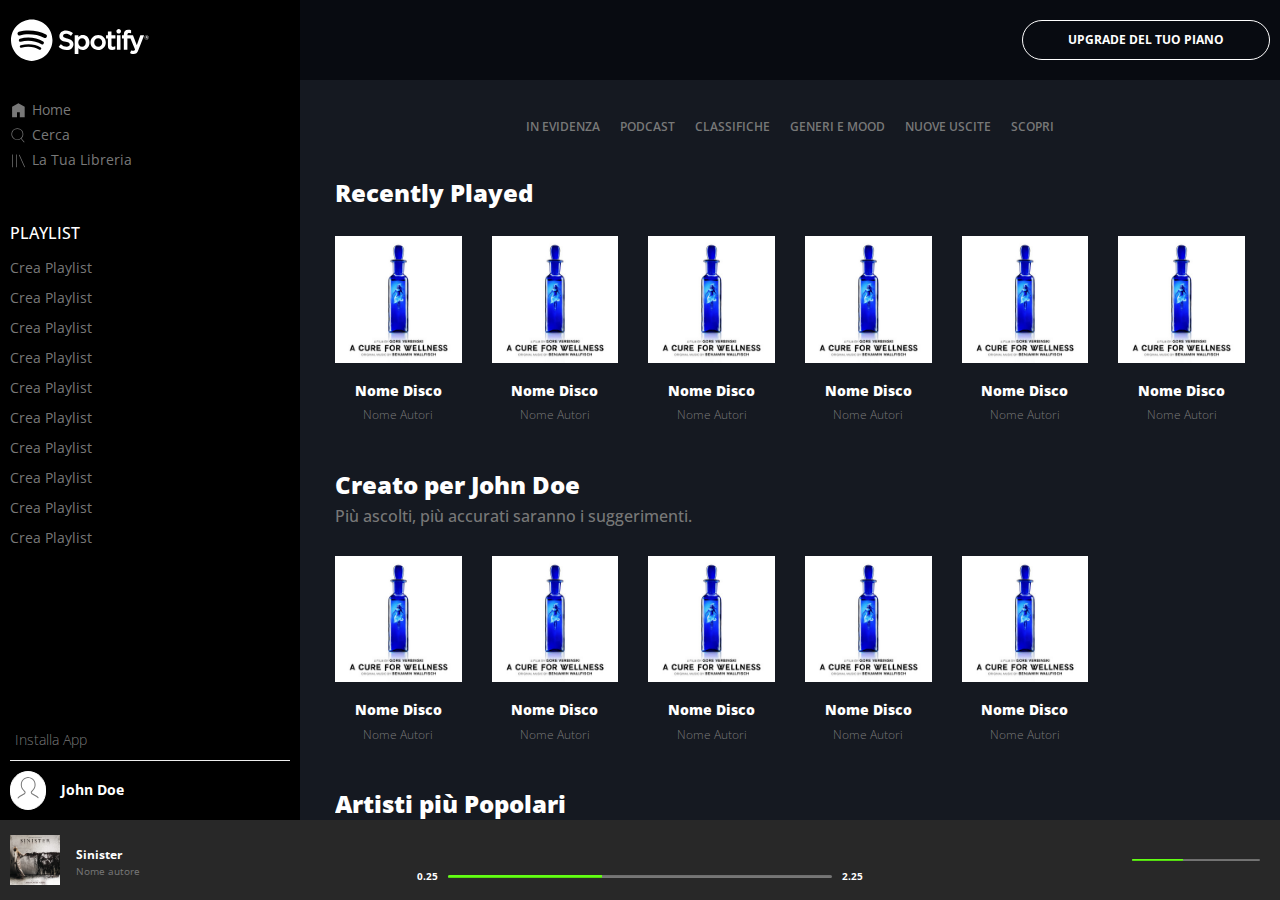
<file: index.html>
<!DOCTYPE html>
<html lang="it">

<head>
    <meta charset="UTF-8">
    <meta http-equiv="X-UA-Compatible" content="IE=edge">
    <meta name="viewport" content="width=device-width, initial-scale=1.0">

    <link rel="preconnect" href="https://fonts.gstatic.com">

    <!-- FONT AWESOME -->
    <link href="https://fonts.googleapis.com/css2?family=Open+Sans:ital,wght@0,300;0,400;0,600;0,700;0,800;1,300;1,400;1,600;1,700;1,800&display=swap" rel="stylesheet">
    <link rel="stylesheet" href="https://cdnjs.cloudflare.com/ajax/libs/font-awesome/5.15.2/css/all.min.css" integrity="sha512-HK5fgLBL+xu6dm/Ii3z4xhlSUyZgTT9tuc/hSrtw6uzJOvgRr2a9jyxxT1ely+B+xFAmJKVSTbpM/CuL7qxO8w==" crossorigin="anonymous" />

    <!-- Latest compiled and minified CSS Bootstrap 3.3.7 -->
    <link rel="stylesheet" href="https://maxcdn.bootstrapcdn.com/bootstrap/3.3.7/css/bootstrap.min.css" integrity="sha384-BVYiiSIFeK1dGmJRAkycuHAHRg32OmUcww7on3RYdg4Va+PmSTsz/K68vbdEjh4u" crossorigin="anonymous">

    <link rel="stylesheet" href="css/style.css">

    <!-- FAVICON -->
    <link rel="icon" href="img/favicon.ico" type="image/x-icon" />
    <link rel="shortcut icon" href="img/favicon.ico" type="image/x-icon" />
    <title>Spoti5</title>
</head>

<body class=""></body>
<div class="wrapper">
    <main>
        <!-- NAVBAR MOBILE -->
        <section class="nav_bar_mobile">
            <div class="nav_bar_mobile_icons">
                <!-- LOGHI MOBILE -->
                <img src="img/logo-small.svg" alt="Spotify Logo Mobile">
                <ul>
                    <a href="">
                        <li><svg viewBox="0 0 512 512" xmlns="http://www.w3.org/2000/svg"><path d="M448 463.746h-149.333v-149.333h-85.334v149.333h-149.333v-315.428l192-111.746 192 110.984v316.19z"/></svg>
                        </li>
                    </a>
                    <a href="#">
                        <li><svg viewBox="0 0 512 512" xmlns="http://www.w3.org/2000/svg"><path d="M349.714 347.937l93.714 109.969-16.254 13.969-93.969-109.969q-48.508 36.825-109.207 36.825-36.826 0-70.476-14.349t-57.905-38.603-38.603-57.905-14.349-70.476 14.349-70.476 38.603-57.905 57.905-38.603 70.476-14.349 70.476 14.349 57.905 38.603 38.603 57.905 14.349 70.476q0 37.841-14.73 71.619t-40.889 58.921zM224 377.397q43.428 0 80.254-21.461t58.286-58.286 21.461-80.254-21.461-80.254-58.286-58.285-80.254-21.46-80.254 21.46-58.285 58.285-21.46 80.254 21.46 80.254 58.285 58.286 80.254 21.461z"/></svg>
                        </li>
                    </a>
                    <a href="#">
                        <li><svg viewBox="0 0 512 512" xmlns="http://www.w3.org/2000/svg"><path d="M291.301 81.778l166.349 373.587-19.301 8.635-166.349-373.587zM64 463.746v-384h21.334v384h-21.334zM192 463.746v-384h21.334v384h-21.334z" /></svg>
                        </li>
                    </a>
                </ul>
            </div>

            <!-- USER MOBILE -->
            <div class="nav_bar_mobile_user">
                <div><i class="fas fa-arrow-circle-down"></i></div>
                <div class="user_name_mobile">
                    <svg viewBox="0 0 80 90" xmlns="http://www.w3.org/2000/svg"><title>User Icon</title><path d="M67.74 61.78l-14.5-8.334c-.735-.422-1.24-1.145-1.385-1.98-.145-.835.088-1.685.638-2.33l5.912-6.93c3.747-4.378 5.81-9.967 5.81-15.737v-2.256c0-6.668-2.792-13.108-7.658-17.67C51.622 1.92 45.17-.386 38.392.054c-12.677.82-22.607 11.772-22.607 24.934v1.483c0 5.77 2.063 11.36 5.81 15.736l5.912 6.933c.55.644.783 1.493.638 2.33-.143.834-.648 1.556-1.383 1.98l-14.494 8.33C4.7 66.077 0 74.15 0 82.844v6.76h3.333v-6.76c0-7.5 4.055-14.46 10.59-18.174l14.5-8.334c1.597-.918 2.692-2.487 3.007-4.302.315-1.815-.19-3.66-1.387-5.06l-5.913-6.936c-3.23-3.775-5.01-8.594-5.01-13.57v-1.484c0-11.41 8.562-20.9 19.488-21.608 5.85-.377 11.415 1.61 15.67 5.598 4.26 3.992 6.605 9.404 6.605 15.24v2.254c0 4.976-1.778 9.796-5.01 13.57l-5.915 6.935c-1.195 1.4-1.7 3.246-1.386 5.06.313 1.816 1.41 3.385 3.008 4.303l14.507 8.338c6.525 3.71 10.58 10.67 10.58 18.17v6.76H80v-6.76c0-8.695-4.7-16.768-12.26-21.063z" fill-rule="evenodd"/></svg>
                </div>
            </div>
        </section>
        <!-- FINE NAVBAR MOBILE -->

        <!-- INIZIO NAVBAR DESKTOP  -->
        <section class="nav_bar_desktop">
            <div class="nav_bar_logo">
                <!-- LOGO DESKTOP  -->
                <img src="img/logo.svg" alt="Spotify Logo">
            </div>

            <!-- MENU NAVBAR DESKTOP  -->
            <div class="nav_bar_menu">
                <ul>
                    <a href="">
                        <li><svg viewBox="0 0 512 512" xmlns="http://www.w3.org/2000/svg"><path d="M448 463.746h-149.333v-149.333h-85.334v149.333h-149.333v-315.428l192-111.746 192 110.984v316.19z"/></svg> Home
                        </li>
                    </a>
                    <a href="#">
                        <li><svg viewBox="0 0 512 512" xmlns="http://www.w3.org/2000/svg"><path d="M349.714 347.937l93.714 109.969-16.254 13.969-93.969-109.969q-48.508 36.825-109.207 36.825-36.826 0-70.476-14.349t-57.905-38.603-38.603-57.905-14.349-70.476 14.349-70.476 38.603-57.905 57.905-38.603 70.476-14.349 70.476 14.349 57.905 38.603 38.603 57.905 14.349 70.476q0 37.841-14.73 71.619t-40.889 58.921zM224 377.397q43.428 0 80.254-21.461t58.286-58.286 21.461-80.254-21.461-80.254-58.286-58.285-80.254-21.46-80.254 21.46-58.285 58.285-21.46 80.254 21.46 80.254 58.285 58.286 80.254 21.461z"/></svg>Cerca
                        </li>
                    </a>
                    <a href="#">
                        <li><svg viewBox="0 0 512 512" xmlns="http://www.w3.org/2000/svg"><path d="M291.301 81.778l166.349 373.587-19.301 8.635-166.349-373.587zM64 463.746v-384h21.334v384h-21.334zM192 463.746v-384h21.334v384h-21.334z" /></svg>La Tua Libreria
                        </li>
                    </a>
                </ul>
            </div>

            <!-- NAVBAR PLAYLIST DESKTOP  -->
            <div class="nav_bar_playlist">
                <h2>Playlist</h2>
                <ul>
                    <li><a href="">Crea Playlist</a></li>
                    <li><a href="">Crea Playlist</a></li>
                    <li><a href="">Crea Playlist</a></li>
                    <li><a href="">Crea Playlist</a></li>
                    <li><a href="">Crea Playlist</a></li>
                    <li><a href="">Crea Playlist</a></li>
                    <li><a href="">Crea Playlist</a></li>
                    <li><a href="">Crea Playlist</a></li>
                    <li><a href="">Crea Playlist</a></li>
                    <li><a href="">Crea Playlist</a></li>
                </ul>
            </div>

            <!-- NAVBAR DESKTOP USER  -->
            <div class="nav_bar_user">
                <span class="install"><i class="fas fa-arrow-circle-down"></i> Installa App</span>
                <hr>
                <div class="user_name">
                    <svg viewBox="0 0 80 90" xmlns="http://www.w3.org/2000/svg"><title>User Icon</title><path d="M67.74 61.78l-14.5-8.334c-.735-.422-1.24-1.145-1.385-1.98-.145-.835.088-1.685.638-2.33l5.912-6.93c3.747-4.378 5.81-9.967 5.81-15.737v-2.256c0-6.668-2.792-13.108-7.658-17.67C51.622 1.92 45.17-.386 38.392.054c-12.677.82-22.607 11.772-22.607 24.934v1.483c0 5.77 2.063 11.36 5.81 15.736l5.912 6.933c.55.644.783 1.493.638 2.33-.143.834-.648 1.556-1.383 1.98l-14.494 8.33C4.7 66.077 0 74.15 0 82.844v6.76h3.333v-6.76c0-7.5 4.055-14.46 10.59-18.174l14.5-8.334c1.597-.918 2.692-2.487 3.007-4.302.315-1.815-.19-3.66-1.387-5.06l-5.913-6.936c-3.23-3.775-5.01-8.594-5.01-13.57v-1.484c0-11.41 8.562-20.9 19.488-21.608 5.85-.377 11.415 1.61 15.67 5.598 4.26 3.992 6.605 9.404 6.605 15.24v2.254c0 4.976-1.778 9.796-5.01 13.57l-5.915 6.935c-1.195 1.4-1.7 3.246-1.386 5.06.313 1.816 1.41 3.385 3.008 4.303l14.507 8.338c6.525 3.71 10.58 10.67 10.58 18.17v6.76H80v-6.76c0-8.695-4.7-16.768-12.26-21.063z" fill-rule="evenodd"/></svg>
                    <span class="name">John Doe</span>
                </div>
            </div>
        </section>
        <!-- FINE NAVBAR DESKTOP  -->

        <!-- INIZIO MAIN CONTENT WINDOW  -->
        <section class="main_content">

            <!-- UPGRADE BUTTON BAR  -->
            <div class="upgrade">
                <a href="">Upgrade del tuo piano</a>
            </div>

            <!-- LISTA MOOD A SCELTA -->
            <div class="mood_list">
                <ul>
                    <a href="#">
                        <li>In Evidenza</li>
                        <hr>
                    </a>
                    <a href="#">
                        <li>Podcast</li>
                        <hr>
                    </a>
                    <a href="#">
                        <li>Classifiche</li>
                        <hr>
                    </a>
                    <div class="break_row"></div>
                    <a href="#">
                        <li>Generi e mood</li>
                        <hr>
                    </a>
                    <a href="#">
                        <li>Nuove uscite</li>
                        <hr>
                    </a>
                    <a href="#">
                        <li>Scopri</li>
                        <hr>
                    </a>
                </ul>
            </div>

            <!-- MAIN CONTENT WINDOW WRAPPER  -->
            <div class="main_content_wrapper">
                <h2>Recently Played</h2>

                <!-- RECENTLY PLAYED SECTION  -->
                <div class="container-fluid recently_played">
                    <div class="row">

                        <div class="col-xs-6 col-sm-4 col-md-3 col-lg-2">
                            <div class="album_item">
                                <img src="img/cure.jpeg" alt="">
                                <div class="album_image_overlay"></div>
                                <div class="album_button_overlay">
                                    <i class="fas fa-play-circle"></i>
                                </div>
                            </div>
                            <h2 class="album_title">Nome Disco</h2>
                            <h3 class="album_artist">Nome Autori</h3>
                        </div>

                        <div class="col-xs-6 col-sm-4 col-md-3 col-lg-2">
                            <div class="album_item">
                                <img src="img/cure.jpeg" alt="">
                                <div class="album_image_overlay"></div>
                                <div class="album_button_overlay">
                                    <i class="fas fa-play-circle"></i>
                                </div>
                            </div>
                            <h2 class="album_title">Nome Disco</h2>
                            <h3 class="album_artist">Nome Autori</h3>
                        </div>

                        <div class="col-xs-6 col-sm-4 col-md-3 col-lg-2">
                            <div class="album_item">
                                <img src="img/cure.jpeg" alt="">
                                <div class="album_image_overlay"></div>
                                <div class="album_button_overlay">
                                    <i class="fas fa-play-circle"></i>
                                </div>
                            </div>
                            <h2 class="album_title">Nome Disco</h2>
                            <h3 class="album_artist">Nome Autori</h3>
                        </div>

                        <div class="col-xs-6 col-sm-4 col-md-3 col-lg-2">
                            <div class="album_item">
                                <img src="img/cure.jpeg" alt="">
                                <div class="album_image_overlay"></div>
                                <div class="album_button_overlay">
                                    <i class="fas fa-play-circle"></i>
                                </div>
                            </div>
                            <h2 class="album_title">Nome Disco</h2>
                            <h3 class="album_artist">Nome Autori</h3>
                        </div>

                        <div class="col-xs-6 col-sm-4 col-md-3 col-lg-2">
                            <div class="album_item">
                                <img src="img/cure.jpeg" alt="">
                                <div class="album_image_overlay"></div>
                                <div class="album_button_overlay">
                                    <i class="fas fa-play-circle"></i>
                                </div>
                            </div>
                            <h2 class="album_title">Nome Disco</h2>
                            <h3 class="album_artist">Nome Autori</h3>
                        </div>

                        <div class="col-xs-6 col-sm-4 col-md-3 col-lg-2">
                            <div class="album_item">
                                <img src="img/cure.jpeg" alt="">
                                <div class="album_image_overlay"></div>
                                <div class="album_button_overlay">
                                    <i class="fas fa-play-circle"></i>
                                </div>
                            </div>
                            <h2 class="album_title">Nome Disco</h2>
                            <h3 class="album_artist">Nome Autori</h3>
                        </div>
                    </div>
                </div>

                <!-- CREATA PER TE SECTION  -->
                <h2>Creato per John Doe</h2>
                <h3>Più ascolti, più accurati saranno i suggerimenti.</h3>
                <div class="container-fluid recently_played">
                    <div class="row">

                        <div class="col-xs-6 col-sm-4 col-md-3 col-lg-2">
                            <div class="album_item">
                                <img src="img/cure.jpeg" alt="">
                                <div class="album_image_overlay"></div>
                                <div class="album_button_overlay">
                                    <i class="fas fa-play-circle"></i>
                                </div>
                            </div>
                            <h2 class="album_title">Nome Disco</h2>
                            <h3 class="album_artist">Nome Autori</h3>
                        </div>

                        <div class="col-xs-6 col-sm-4 col-md-3 col-lg-2">
                            <div class="album_item">
                                <img src="img/cure.jpeg" alt="">
                                <div class="album_image_overlay"></div>
                                <div class="album_button_overlay">
                                    <i class="fas fa-play-circle"></i>
                                </div>
                            </div>
                            <h2 class="album_title">Nome Disco</h2>
                            <h3 class="album_artist">Nome Autori</h3>
                        </div>

                        <div class="col-xs-6 col-sm-4 col-md-3 col-lg-2">
                            <div class="album_item">
                                <img src="img/cure.jpeg" alt="">
                                <div class="album_image_overlay"></div>
                                <div class="album_button_overlay">
                                    <i class="fas fa-play-circle"></i>
                                </div>
                            </div>
                            <h2 class="album_title">Nome Disco</h2>
                            <h3 class="album_artist">Nome Autori</h3>
                        </div>

                        <div class="col-xs-6 col-sm-4 col-md-3 col-lg-2">
                            <div class="album_item">
                                <img src="img/cure.jpeg" alt="">
                                <div class="album_image_overlay"></div>
                                <div class="album_button_overlay">
                                    <i class="fas fa-play-circle"></i>
                                </div>
                            </div>
                            <h2 class="album_title">Nome Disco</h2>
                            <h3 class="album_artist">Nome Autori</h3>
                        </div>

                        <div class="col-xs-6 col-sm-4 col-md-3 col-lg-2">
                            <div class="album_item">
                                <img src="img/cure.jpeg" alt="">
                                <div class="album_image_overlay"></div>
                                <div class="album_button_overlay">
                                    <i class="fas fa-play-circle"></i>
                                </div>
                            </div>
                            <h2 class="album_title">Nome Disco</h2>
                            <h3 class="album_artist">Nome Autori</h3>
                        </div>
                    </div>
                </div>

                <!-- ARTISTI POPOLARI SECTION  -->
                <h2>Artisti più Popolari</h2>
                <h3>Più ascolti, più accurati saranno i suggerimenti.</h3>
                <div class="container-fluid recently_played">
                    <div class="row">

                        <div class="col-xs-6 col-sm-4 col-md-3 col-lg-2">
                            <div class="album_item_artist">
                                <img src="img/cure.jpeg" alt="">
                                <div class="album_image_artist_overlay"></div>
                                <div class="album_button_artist_overlay">
                                    <i class="fas fa-play-circle"></i>
                                </div>
                            </div>
                            <h2 class="album_title">Nome Disco</h2>
                            <h3 class="album_artist">Nome Autori</h3>
                        </div>

                        <div class="col-xs-6 col-sm-4 col-md-3 col-lg-2">
                            <div class="album_item_artist">
                                <img src="img/cure.jpeg" alt="">
                                <div class="album_image_artist_overlay"></div>
                                <div class="album_button_artist_overlay">
                                    <i class="fas fa-play-circle"></i>
                                </div>
                            </div>
                            <h2 class="album_title">Nome Disco</h2>
                            <h3 class="album_artist">Nome Autori</h3>
                        </div>
                    </div>
                </div>
            </div>
            <!-- FINE MAIN CONTENT WINDOW WRAPPER  -->
        </section>
        <!-- FINE MAIN CONTENT WINDOW  -->
    </main>

    <footer>
        <!-- FOOTER ITEM SONG -->
        <div class="footer_item_song">
            <div class="footer_song_cover">
                <img src="img/sinister.jpeg" class="footer_cover" alt="">
            </div>
            <div class="footer_song_title">
                <h3>Sinister</h3>
                <h4>Nome autore</h4>
            </div>
            <div class="footer_song_buttons">
                <i class="far fa-heart"></i>
                <i class="far fa-folder"></i>
            </div>
        </div>

        <!-- FOOTER ITEM PLAYBAR -->
        <div class="footer_item_playbar">
            <div class="footer_playbar_buttons">
                <i class="fas fa-random"></i>
                <i class="fas fa-step-backward"></i>
                <i class="far fa-play-circle"></i>
                <i class="fas fa-step-forward"></i>
                <i class="fas fa-history"></i>
            </div>
            <div class="footer_playbar_progressbar">
                <div class="footer_playbar_timing">
                    <p>0.25</p>
                </div>
                <div class="footer_playbar_progress">
                    <div class="progress progress_song">
                        <div class="progress-bar progress-bar-success" role="progressbar" aria-valuenow="40" aria-valuemin="0" aria-valuemax="100" style="width: 40%">
                        </div>
                    </div>
                </div>
                <div class="footer_playbar_timing">
                    <p>2.25</p>
                </div>
            </div>
        </div>

        <!-- FOOTER ITEM FUNCTIONS -->
        <div class="footer_item_functions">
            <div class="footer_functions_buttons">
                <i class="fas fa-desktop"></i>
                <i class="fas fa-volume-up"></i>
            </div>
            <div class="footer_functions_volume">
                <div class="progress volume">
                    <div class="progress-bar progress-bar-success" role="progressbar" aria-valuenow="40" aria-valuemin="0" aria-valuemax="100" style="width: 40%">
                    </div>
                </div>
            </div>
        </div>
    </footer>
</div>
</body>

</html>
</file>
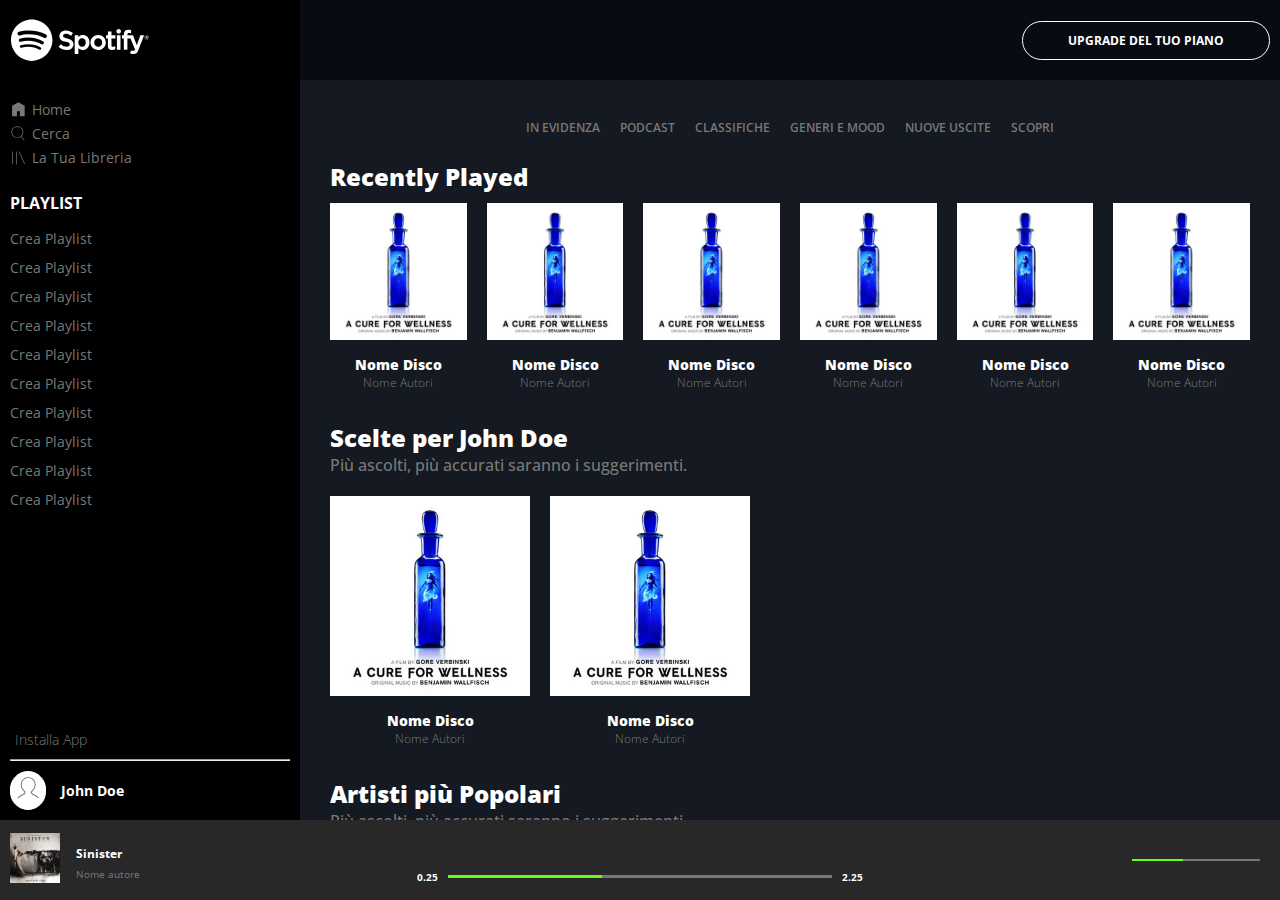
<file: bonus/index.html>
<!DOCTYPE html>
<html lang="it">

<head>
    <meta charset="UTF-8">
    <meta http-equiv="X-UA-Compatible" content="IE=edge">
    <meta name="viewport" content="width=device-width, initial-scale=1.0">
    <link rel="preconnect" href="https://fonts.gstatic.com">

    <!-- FONT AWESOME -->
    <link href="https://fonts.googleapis.com/css2?family=Open+Sans:ital,wght@0,300;0,400;0,600;0,700;0,800;1,300;1,400;1,600;1,700;1,800&display=swap" rel="stylesheet">
    <link rel="stylesheet" href="https://cdnjs.cloudflare.com/ajax/libs/font-awesome/5.15.2/css/all.min.css" integrity="sha512-HK5fgLBL+xu6dm/Ii3z4xhlSUyZgTT9tuc/hSrtw6uzJOvgRr2a9jyxxT1ely+B+xFAmJKVSTbpM/CuL7qxO8w==" crossorigin="anonymous" />

    <!-- FAVICON -->
    <link rel="icon" href="../img/favicon.ico" type="image/x-icon" />
    <link rel="shortcut icon" href="../img/favicon.ico" type="image/x-icon" />

    <link rel="stylesheet" href="style.css">

    <title>Spoti5</title>
</head>

<body class="">
    <div class="wrapper">
        <main>
            <!-- NAVBAR MOBILE -->
            <section class="nav_bar_mobile">
                <div class="nav_bar_mobile_icons">
                    <!-- LOGHI MOBILE -->
                    <img src="../img/logo-small.svg" alt="Spotify Logo Mobile">
                    <ul>
                        <a href="">
                            <li><svg viewBox="0 0 512 512" xmlns="http://www.w3.org/2000/svg"><path d="M448 463.746h-149.333v-149.333h-85.334v149.333h-149.333v-315.428l192-111.746 192 110.984v316.19z"/></svg>
                            </li>
                        </a>
                        <a href="#">
                            <li><svg viewBox="0 0 512 512" xmlns="http://www.w3.org/2000/svg"><path d="M349.714 347.937l93.714 109.969-16.254 13.969-93.969-109.969q-48.508 36.825-109.207 36.825-36.826 0-70.476-14.349t-57.905-38.603-38.603-57.905-14.349-70.476 14.349-70.476 38.603-57.905 57.905-38.603 70.476-14.349 70.476 14.349 57.905 38.603 38.603 57.905 14.349 70.476q0 37.841-14.73 71.619t-40.889 58.921zM224 377.397q43.428 0 80.254-21.461t58.286-58.286 21.461-80.254-21.461-80.254-58.286-58.285-80.254-21.46-80.254 21.46-58.285 58.285-21.46 80.254 21.46 80.254 58.285 58.286 80.254 21.461z"/></svg>
                            </li>
                        </a>
                        <a href="#">
                            <li><svg viewBox="0 0 512 512" xmlns="http://www.w3.org/2000/svg"><path d="M291.301 81.778l166.349 373.587-19.301 8.635-166.349-373.587zM64 463.746v-384h21.334v384h-21.334zM192 463.746v-384h21.334v384h-21.334z" /></svg>
                            </li>
                        </a>
                    </ul>
                </div>

                <!-- USER MOBILE -->
                <div class="nav_bar_mobile_user">
                    <div><i class="fas fa-arrow-circle-down"></i></div>
                    <div class="user_name_mobile">
                        <svg viewBox="0 0 80 90" xmlns="http://www.w3.org/2000/svg"><title>User Icon</title><path d="M67.74 61.78l-14.5-8.334c-.735-.422-1.24-1.145-1.385-1.98-.145-.835.088-1.685.638-2.33l5.912-6.93c3.747-4.378 5.81-9.967 5.81-15.737v-2.256c0-6.668-2.792-13.108-7.658-17.67C51.622 1.92 45.17-.386 38.392.054c-12.677.82-22.607 11.772-22.607 24.934v1.483c0 5.77 2.063 11.36 5.81 15.736l5.912 6.933c.55.644.783 1.493.638 2.33-.143.834-.648 1.556-1.383 1.98l-14.494 8.33C4.7 66.077 0 74.15 0 82.844v6.76h3.333v-6.76c0-7.5 4.055-14.46 10.59-18.174l14.5-8.334c1.597-.918 2.692-2.487 3.007-4.302.315-1.815-.19-3.66-1.387-5.06l-5.913-6.936c-3.23-3.775-5.01-8.594-5.01-13.57v-1.484c0-11.41 8.562-20.9 19.488-21.608 5.85-.377 11.415 1.61 15.67 5.598 4.26 3.992 6.605 9.404 6.605 15.24v2.254c0 4.976-1.778 9.796-5.01 13.57l-5.915 6.935c-1.195 1.4-1.7 3.246-1.386 5.06.313 1.816 1.41 3.385 3.008 4.303l14.507 8.338c6.525 3.71 10.58 10.67 10.58 18.17v6.76H80v-6.76c0-8.695-4.7-16.768-12.26-21.063z" fill-rule="evenodd"/></svg>
                    </div>
                </div>
            </section>
            <!-- FINE NAVBAR MOBILE -->

            <!-- INIZIO NAVBAR DESKTOP  -->
            <section class="nav_bar_desktop">
                <div class="nav_bar_logo">
                    <!-- LOGO DESKTOP  -->
                    <img src="../img/logo.svg" alt="Spotify Logo">
                </div>

                <!-- MENU NAVBAR DESKTOP  -->
                <div class="nav_bar_menu">
                    <ul>
                        <a href="">
                            <li><svg viewBox="0 0 512 512" xmlns="http://www.w3.org/2000/svg"><path d="M448 463.746h-149.333v-149.333h-85.334v149.333h-149.333v-315.428l192-111.746 192 110.984v316.19z"/></svg> Home
                            </li>
                        </a>
                        <a href="#">
                            <li><svg viewBox="0 0 512 512" xmlns="http://www.w3.org/2000/svg"><path d="M349.714 347.937l93.714 109.969-16.254 13.969-93.969-109.969q-48.508 36.825-109.207 36.825-36.826 0-70.476-14.349t-57.905-38.603-38.603-57.905-14.349-70.476 14.349-70.476 38.603-57.905 57.905-38.603 70.476-14.349 70.476 14.349 57.905 38.603 38.603 57.905 14.349 70.476q0 37.841-14.73 71.619t-40.889 58.921zM224 377.397q43.428 0 80.254-21.461t58.286-58.286 21.461-80.254-21.461-80.254-58.286-58.285-80.254-21.46-80.254 21.46-58.285 58.285-21.46 80.254 21.46 80.254 58.285 58.286 80.254 21.461z"/></svg>Cerca
                            </li>
                        </a>
                        <a href="#">
                            <li><svg viewBox="0 0 512 512" xmlns="http://www.w3.org/2000/svg"><path d="M291.301 81.778l166.349 373.587-19.301 8.635-166.349-373.587zM64 463.746v-384h21.334v384h-21.334zM192 463.746v-384h21.334v384h-21.334z" /></svg>La Tua Libreria
                            </li>
                        </a>
                    </ul>
                </div>

                <!-- NAVBAR PLAYLIST DESKTOP  -->
                <div class="nav_bar_playlist">
                    <h2>Playlist</h2>
                    <ul>
                        <li><a href="">Crea Playlist</a></li>
                        <li><a href="">Crea Playlist</a></li>
                        <li><a href="">Crea Playlist</a></li>
                        <li><a href="">Crea Playlist</a></li>
                        <li><a href="">Crea Playlist</a></li>
                        <li><a href="">Crea Playlist</a></li>
                        <li><a href="">Crea Playlist</a></li>
                        <li><a href="">Crea Playlist</a></li>
                        <li><a href="">Crea Playlist</a></li>
                        <li><a href="">Crea Playlist</a></li>
                    </ul>
                </div>

                <!-- NAVBAR DESKTOP USER  -->
                <div class="nav_bar_user">
                    <span class="install"><i class="fas fa-arrow-circle-down"></i> Installa App</span>
                    <hr>
                    <div class="user_name">
                        <svg viewBox="0 0 80 90" xmlns="http://www.w3.org/2000/svg"><title>User Icon</title><path d="M67.74 61.78l-14.5-8.334c-.735-.422-1.24-1.145-1.385-1.98-.145-.835.088-1.685.638-2.33l5.912-6.93c3.747-4.378 5.81-9.967 5.81-15.737v-2.256c0-6.668-2.792-13.108-7.658-17.67C51.622 1.92 45.17-.386 38.392.054c-12.677.82-22.607 11.772-22.607 24.934v1.483c0 5.77 2.063 11.36 5.81 15.736l5.912 6.933c.55.644.783 1.493.638 2.33-.143.834-.648 1.556-1.383 1.98l-14.494 8.33C4.7 66.077 0 74.15 0 82.844v6.76h3.333v-6.76c0-7.5 4.055-14.46 10.59-18.174l14.5-8.334c1.597-.918 2.692-2.487 3.007-4.302.315-1.815-.19-3.66-1.387-5.06l-5.913-6.936c-3.23-3.775-5.01-8.594-5.01-13.57v-1.484c0-11.41 8.562-20.9 19.488-21.608 5.85-.377 11.415 1.61 15.67 5.598 4.26 3.992 6.605 9.404 6.605 15.24v2.254c0 4.976-1.778 9.796-5.01 13.57l-5.915 6.935c-1.195 1.4-1.7 3.246-1.386 5.06.313 1.816 1.41 3.385 3.008 4.303l14.507 8.338c6.525 3.71 10.58 10.67 10.58 18.17v6.76H80v-6.76c0-8.695-4.7-16.768-12.26-21.063z" fill-rule="evenodd"/></svg>
                        <span class="name">John Doe</span>
                    </div>
                </div>
            </section>
            <!-- FINE NAVBAR DESKTOP  -->

            <!-- UPGRADE BUTTON BAR  -->
            <div class="upgrade">
                <a href="">Upgrade del tuo piano</a>
            </div>
            <!-- INIZIO MAIN CONTENT WINDOW  -->
            <section class="main_content">
                <!-- LISTA MOOD A SCELTA -->
                <div class="mood_list">
                    <ul>
                        <a href="#">
                            <li>In Evidenza</li>
                            <hr>
                        </a>
                        <a href="#">
                            <li>Podcast</li>
                            <hr>
                        </a>
                        <a href="#">
                            <li>Classifiche</li>
                            <hr>
                        </a>
                        <div class="break_row"></div>
                        <a href="#">
                            <li>Generi e mood</li>
                            <hr>
                        </a>
                        <a href="#">
                            <li>Nuove uscite</li>
                            <hr>
                        </a>
                        <a href="#">
                            <li>Scopri</li>
                            <hr>
                        </a>
                    </ul>
                </div>

                <!-- MAIN CONTENT WINDOW WRAPPER  -->
                <div class="main_content_wrapper">
                    <!-- INIZIO SEZIONE RECENTLY PLAYED -->
                    <h2>Recently Played</h2>
                    <div class="recently_played">
                        <div class="album_item">
                            <img src="../img/cure.jpeg" alt="">
                            <div class="album_image_overlay"></div>
                            <div class="album_button_overlay">
                                <i class="fas fa-play-circle"></i>
                            </div>
                            <h2 class="album_title">Nome Disco</h2>
                            <h3 class="album_artist">Nome Autori</h3>
                        </div>

                        <div class="album_item">
                            <img src="../img/cure.jpeg" alt="">
                            <div class="album_image_overlay"></div>
                            <div class="album_button_overlay">
                                <i class="fas fa-play-circle"></i>
                            </div>
                            <h2 class="album_title">Nome Disco</h2>
                            <h3 class="album_artist">Nome Autori</h3>
                        </div>

                        <div class="album_item">
                            <img src="../img/cure.jpeg" alt="">
                            <div class="album_image_overlay"></div>
                            <div class="album_button_overlay">
                                <i class="fas fa-play-circle"></i>
                            </div>
                            <h2 class="album_title">Nome Disco</h2>
                            <h3 class="album_artist">Nome Autori</h3>
                        </div>

                        <div class="album_item">
                            <img src="../img/cure.jpeg" alt="">
                            <div class="album_image_overlay"></div>
                            <div class="album_button_overlay">
                                <i class="fas fa-play-circle"></i>
                            </div>
                            <h2 class="album_title">Nome Disco</h2>
                            <h3 class="album_artist">Nome Autori</h3>
                        </div>

                        <div class="album_item">
                            <img src="../img/cure.jpeg" alt="">
                            <div class="album_image_overlay"></div>
                            <div class="album_button_overlay">
                                <i class="fas fa-play-circle"></i>
                            </div>
                            <h2 class="album_title">Nome Disco</h2>
                            <h3 class="album_artist">Nome Autori</h3>
                        </div>

                        <div class="album_item">
                            <img src="../img/cure.jpeg" alt="">
                            <div class="album_image_overlay"></div>
                            <div class="album_button_overlay">
                                <i class="fas fa-play-circle"></i>
                            </div>
                            <h2 class="album_title">Nome Disco</h2>
                            <h3 class="album_artist">Nome Autori</h3>
                        </div>
                    </div>
                    <!-- FINE RECENTLY PLAYED SECTION  -->

                    <!-- INIZIO SEZIONE Scelti per te -->
                    <h2>Scelte per John Doe</h2>
                    <h3>Più ascolti, più accurati saranno i suggerimenti.</h3>
                    <div class="choosen_for_you">
                        <div class="album_item">
                            <img src="../img/cure.jpeg" alt="">
                            <div class="album_image_overlay"></div>
                            <div class="album_button_overlay">
                                <i class="fas fa-play-circle"></i>
                            </div>
                            <h2 class="album_title">Nome Disco</h2>
                            <h3 class="album_artist">Nome Autori</h3>
                        </div>

                        <div class="album_item">
                            <img src="../img/cure.jpeg" alt="">
                            <div class="album_image_overlay"></div>
                            <div class="album_button_overlay">
                                <i class="fas fa-play-circle"></i>
                            </div>
                            <h2 class="album_title">Nome Disco</h2>
                            <h3 class="album_artist">Nome Autori</h3>
                        </div>

                    </div>
                    <!-- FINE SEZIONE Scelti per te  -->

                    <!-- INIZIO SEZIONE Scelti per te -->
                    <h2>Artisti più Popolari</h2>
                    <h3>Più ascolti, più accurati saranno i suggerimenti.</h3>
                    <div class="related_artists">
                        <div class="album_item_artist">
                            <img src="../img/cure.jpeg" alt="">
                            <div class="album_image_overlay"></div>
                            <div class="album_button_overlay">
                                <i class="fas fa-play-circle"></i>
                            </div>
                            <h2 class="album_title">Nome Disco</h2>
                            <h3 class="album_artist">Nome Autori</h3>
                        </div>

                        <div class="album_item_artist">
                            <img src="../img/cure.jpeg" alt="">
                            <div class="album_image_overlay"></div>
                            <div class="album_button_overlay">
                                <i class="fas fa-play-circle"></i>
                            </div>
                            <h2 class="album_title">Nome Disco</h2>
                            <h3 class="album_artist">Nome Autori</h3>
                        </div>

                    </div>
                    <!-- FINE SEZIONE Scelti per te  -->
                </div>
                <!-- FINE MAIN CONTENT WINDOW WRAPPER  -->
            </section>
            <!-- FINE MAIN CONTENT WINDOW  -->
        </main>
        <!-- FINE MAIN -->

        <footer>
            <!-- FOOTER ITEM SONG -->
            <div class="footer_item_song">
                <div class="footer_song_cover">
                    <img src="../img/sinister.jpeg" class="footer_cover" alt="">
                </div>
                <div class="footer_song_title">
                    <h3>Sinister</h3>
                    <h4>Nome autore</h4>
                </div>
                <div class="footer_song_buttons">
                    <i class="far fa-heart"></i>
                    <i class="far fa-folder"></i>
                </div>
            </div>

            <!-- FOOTER ITEM PLAYBAR -->
            <div class="footer_item_playbar">
                <div class="footer_playbar_buttons">
                    <i class="fas fa-random"></i>
                    <i class="fas fa-step-backward"></i>
                    <i class="far fa-play-circle"></i>
                    <i class="fas fa-step-forward"></i>
                    <i class="fas fa-history"></i>
                </div>
                <div class="footer_playbar_progressbar">
                    <div class="footer_playbar_timing">
                        <p>0.25</p>
                    </div>
                    <div class="footer_playbar_progress">
                        <div class="progress progress_song">
                            <div class="progress-bar progress-bar-success" role="progressbar" aria-valuenow="40" aria-valuemin="0" aria-valuemax="100" style="width: 40%">
                            </div>
                        </div>
                    </div>
                    <div class="footer_playbar_timing">
                        <p>2.25</p>
                    </div>
                </div>
            </div>

            <!-- FOOTER ITEM FUNCTIONS -->
            <div class="footer_item_functions">
                <div class="footer_functions_buttons">
                    <i class="fas fa-desktop"></i>
                    <i class="fas fa-volume-up"></i>
                </div>
                <div class="footer_functions_volume">
                    <div class="progress volume">
                        <div class="progress-bar progress-bar-success" role="progressbar" aria-valuenow="40" aria-valuemin="0" aria-valuemax="100" style="width: 40%">
                        </div>
                    </div>
                </div>
            </div>
        </footer>
        <!-- FINE FOOTER  -->
    </div>
</body>

</html>
</file>
<file: css/style.css>
.debug * {
    border: 1px solid white;
}


/* INIT */

* {
    padding: 0;
    margin: 0;
    box-sizing: border-box;
}

ul {
    list-style: none;
}

a:hover,
a:active,
a:link,
a:visited {
    color: inherit;
    text-decoration: none;
}

body {
    font-family: 'Open Sans', sans-serif;
    background-color: grey;
    color: white;
}

main {
    display: flex;
    flex-direction: row;
    justify-content: space-between;
}


/* VARIABILI UTILI */

:root {
    --navbar-width-desktop: 300px;
    --navbar-width-mobile: 60px;
    --footer-height: 80px;
    --navbar-color: #000;
    --main-content-color: #151921;
    --footer-color: #282828;
    --lightgrey: #787878;
    --green: #62ff13;
    --main-transition: 0.1s;
}


/* NAVBAR */

.nav_bar_desktop {
    display: flex;
    flex-flow: column nowrap;
    justify-content: space-between;
    width: var(--navbar-width-desktop);
    height: calc(100vh - var(--footer-height));
    background-color: var(--navbar-color);
    padding: 0 10px;
    font-size: 14px;
}

.nav_bar_mobile {
    display: none;
    flex-flow: column nowrap;
    justify-content: space-between;
    width: var(--navbar-width-mobile);
    height: calc(100vh - var(--footer-height));
    background-color: var(--navbar-color);
    padding: 10px;
    font-size: 14px;
}


/* NAVBAR LOGO  */

.nav_bar_logo {
    display: flex;
    flex: 0 0 80px;
    order: 1;
}

.nav_bar_logo img {
    align-self: center;
    width: 50%;
}


/* NAVBAR MENU  */

.nav_bar_menu {
    flex: 0 0 auto;
    order: 2;
    padding: 20px 0;
    color: var(--lightgrey);
}

.nav_bar_menu li {
    display: flex;
    align-items: center;
    padding: 5px 0;
    transition: var(--main-transition);
}

.nav_bar_menu li:first-child {
    padding-top: 0;
}

.nav_bar_menu svg {
    width: 6%;
    margin-right: 5px;
    fill: var(--lightgrey);
}

.nav_bar_menu a:hover {
    color: white;
}

.nav_bar_menu a:hover svg {
    fill: white;
}


/* NAVBAR PLAYLIST  */

.nav_bar_playlist {
    flex: 1 1 auto;
    overflow-y: scroll;
    min-height: 50px;
    order: 3;
}

.nav_bar_playlist h2 {
    font-size: 16px;
    text-transform: uppercase;
    margin-bottom: 10px;
}

.nav_bar_playlist li {
    font-size: 14px;
    color: var(--lightgrey);
    padding: 5px 0;
}

.nav_bar_playlist li:hover a::after {
    font-family: "Font Awesome 5 Free";
    font-weight: 700;
    content: ' \f0fe';
    word-spacing: 10px;
    color: white;
}

.nav_bar_playlist li:hover {
    color: white;
}


/* NAVBAR USER  */

.nav_bar_user {
    flex: 0 0 auto;
    order: 4;
    padding: 10px 0;
}

.nav_bar_user h3 {
    font-size: 14px;
    font-weight: 700;
    color: white;
}

.nav_bar_user span.install {
    font-size: 14px;
    font-weight: 300;
    padding: 0 5px;
    color: var(--lightgrey);
    transition: var(--main-transition);
}

.nav_bar_user span.install:hover {
    color: white;
    cursor: pointer;
}

.nav_bar_user hr {
    margin: 10px 0;
}

.user_name {
    display: flex;
    align-items: center;
}

.user_name svg {
    width: 13%;
    margin-right: 5px;
    fill: var(--lightgrey);
    background-color: white;
    border: 1px solid white;
    border-radius: 20px;
    padding: 5px;
}

.user_name span {
    font-size: 14px;
    font-weight: 700;
    padding: 0 10px;
}


/* NAVBAR MOBILE  */

.nav_bar_mobile_icons ul {
    display: flex;
    flex-direction: column;
    align-items: center;
}

.nav_bar_mobile_icons svg {
    padding: 5px 0;
}

.nav_bar_mobile_icons img {
    padding: 10px 0;
}

.nav_bar_mobile_icons svg {
    width: 100%;
    fill: var(--lightgrey);
}

.nav_bar_mobile_icons svg:hover {
    fill: white;
}

.nav_bar_mobile_user {
    display: flex;
    flex-direction: column;
    align-items: center;
}

.user_name_mobile svg {
    width: 100%;
    margin-right: 5px;
    fill: var(--lightgrey);
    background-color: white;
    border: 1px solid white;
    border-radius: 20px;
    padding: 5px;
}


/* MAIN CONTENT WINDOW  */

.main_content {
    width: calc(100% - var(--navbar-width-desktop));
    height: calc(100vh - var(--footer-height));
    background-color: var(--main-content-color);
    overflow-y: scroll;
}

.main_content_wrapper {
    padding: 0 20px;
}

.upgrade {
    display: flex;
    flex-flow: row nowrap;
    justify-content: flex-end;
    background-color: #080b11;
    width: 100%;
    height: 80px;
    padding-right: 10px;
}

.upgrade a {
    align-self: center;
    border: 1px solid white;
    border-radius: 40px;
    padding: 10px 45px;
    font-size: 12px;
    font-weight: bold;
    text-transform: uppercase;
}

.upgrade a:hover {
    font-size: 16px;
}

.main_content h2 {
    font-size: 24px;
    font-weight: 900;
    color: white;
    padding-left: 15px;
}

.main_content h3 {
    font-size: 16px;
    font-weight: 500;
    color: var(--lightgrey);
    padding-left: 15px;
    margin-top: 0;
}


/* MOOD LIST  */

.mood_list {
    margin-top: 20px;
}

.mood_list ul {
    display: flex;
    flex-flow: row wrap;
    justify-content: center;
    align-items: center;
    width: 100%;
    height: 60px;
}

.mood_list li {
    font-size: 12px;
    flex: 0 0 auto;
    text-transform: uppercase;
    font-weight: 600;
    color: var(--lightgrey);
    padding: 0 10px;
}

.mood_list hr {
    border: 1px solid transparent;
    width: 30%;
    margin: 2px auto;
    transition: var(--main-transition);
}

.mood_list a:hover li {
    color: white;
}

.mood_list a:hover>hr {
    border: 1px solid #62ff13;
    width: 50%;
}

.break_row {
    display: none;
    flex-basis: 100%;
}


/* RECENTLY PLAYED SECTION  */

.recently_played {
    padding-top: 20px;
}

.recently_played [class*="col-"] {
    text-align: center;
    padding-bottom: 20px;
}

.album_item {
    position: relative;
    margin-bottom: 10px;
}

.album_item img {
    width: 100%;
}

h2.album_title {
    font-size: 14px;
    padding: 0;
}

h3.album_artist {
    font-size: 12px;
    font-weight: 300;
    padding: 0;
}

.album_item:hover .album_image_overlay,
.album_item:hover .album_button_overlay {
    display: block;
    cursor: pointer;
}

.album_image_overlay {
    display: none;
    position: absolute;
    top: 0;
    left: 0;
    background-color: rgba(0, 0, 0, 0.5);
    width: 100%;
    height: 100%;
}

.album_button_overlay {
    display: none;
    position: absolute;
    top: 50%;
    left: 50%;
    transform: translate(-50%, -50%);
    font-size: 50px;
}

.album_item_artist {
    position: relative;
    border-radius: 50%;
    margin-bottom: 10px;
}

.album_item_artist img {
    width: 100%;
    border-radius: 50%;
}

.album_item_artist:hover .album_image_artist_overlay,
.album_item_artist:hover .album_button_artist_overlay {
    display: block;
    cursor: pointer;
}

.album_image_artist_overlay {
    display: none;
    position: absolute;
    top: 0;
    left: 0;
    background-color: rgba(0, 0, 0, 0.5);
    width: 100%;
    height: 100%;
    border-radius: 50%;
}

.album_button_artist_overlay {
    display: none;
    position: absolute;
    top: 50%;
    left: 50%;
    transform: translate(-50%, -50%);
    font-size: 50px;
}


/* FOOTER */

footer {
    position: fixed;
    bottom: 0;
    left: 0;
    right: 0;
    display: flex;
    flex-flow: row nowrap;
    justify-content: space-between;
    height: var(--footer-height);
    background-color: var(--footer-color);
}


/* FOOTER ITEM SONG  */

.footer_item_song {
    display: flex;
    justify-content: space-between;
    align-items: center;
    flex: 1 0 0;
    order: 1;
}

.footer_song_cover {
    flex: 0 1 70px;
    padding: 0 10px;
}

img.footer_cover {
    width: 100%;
}

.footer_song_title {
    flex: 0.9 1 auto;
}

.footer_song_title>h3 {
    font-size: 12px;
    font-weight: 700;
    color: white;
    padding: 5px 0;
    margin: 0;
}

.footer_song_title>h4 {
    font-size: 10px;
    font-weight: 400;
    color: var(--lightgrey);
    padding: 0;
    margin: 0;
}

.footer_song_buttons {
    flex: 0 4 auto;
    color: var(--lightgrey);
}

.footer_song_buttons i:hover {
    color: white;
    cursor: pointer;
}


/* FOOTER ITEM PLAYBAR  */

.footer_item_playbar {
    display: flex;
    flex: 3 3 0;
    order: 2;
    flex-flow: column nowrap;
    justify-content: space-around;
    align-items: center;
}

.footer_playbar_buttons {
    display: flex;
    flex-flow: row nowrap;
    align-items: center;
    flex: 0 0 0;
    color: white;
    font-size: 16px;
}

.footer_playbar_buttons i {
    padding: 0 8px;
}

.footer_playbar_buttons i:nth-child(3) {
    font-size: 34px;
}

.footer_playbar_buttons i:hover {
    cursor: pointer;
    color: var(--green);
}

.footer_playbar_progressbar {
    display: flex;
    flex-flow: row nowrap;
    justify-content: center;
    align-items: center;
    flex: 0 0 auto;
}

.footer_playbar_timing p {
    font-size: 10px;
    font-weight: 700;
    color: white;
    padding: 0 10px;
    margin: 0;
}

.footer_playbar_progress {
    flex: 0 3 0;
}

.progress_song {
    display: flex;
    margin: 0;
    padding: 0;
    width: 30vw;
    height: 3px;
    background-color: var(--lightgrey);
}

.progress-bar-success {
    background-color: var(--green);
}


/* FOOTER ITEM FUNCTIONS  */

.footer_item_functions {
    display: flex;
    flex: 1 0 0;
    order: 3;
    flex-flow: row nowrap;
    justify-content: flex-end;
    align-items: center;
}

.footer_functions_buttons {
    display: flex;
    flex-flow: row nowrap;
    padding-right: 10px;
}

.footer_functions_buttons i {
    padding: 0 8px;
}

.footer_functions_buttons i:hover {
    cursor: pointer;
    color: var(--green);
}

.footer_functions_volume {
    padding-right: 20px;
}

.volume {
    display: flex;
    margin: 0;
    padding: 0;
    width: 10vw;
    height: 2px;
    background-color: var(--lightgrey);
}


/* MEDIA QUERY  */

@media screen and (max-width:768px) {
    .nav_bar_desktop {
        display: none;
    }
    .nav_bar_mobile {
        display: flex;
    }
    .main_content {
        width: calc(100% - var(--navbar-width-mobile));
    }
    .footer_song_cover {
        display: none;
    }
    .footer_song_title>h3 {
        padding-left: 10px;
    }
    .footer_song_title>h4 {
        padding-left: 10px;
    }
}

@media screen and (max-width:992px) {
    /* PICCOLA FUNZIONE per forzare */
    .break_row {
        display: block;
    }
}
</file>
<file: bonus/style.css>
/* ============   
   1.Debug
   2. Funzioni Globali
   3. Tipografia
   4. Macro Layout
   5. Media Queries
   6. Tavola dei Contenuti
   ============ */


/* 1.1 Navbar Logo  */


/* =====
   1. Debug / da inserire come classe nel Body se necessario
   ===== */

.debug * {
    border: 1px solid white;
}


/* ================
   2. Funzioni Globali 
   ================ */

* {
    padding: 0;
    margin: 0;
    box-sizing: border-box;
}

ul {
    list-style: none;
}

a:hover,
a:active,
a:link,
a:visited {
    color: inherit;
    text-decoration: none;
}

body {
    font-family: 'Open Sans', sans-serif;
    background-color: grey;
    color: white;
}

:root {
    --navbar-width-desktop: 300px;
    --navbar-width-mobile: 60px;
    --footer-height: 80px;
    --navbar-color: #000;
    --main-content-color: #151921;
    --footer-color: #282828;
    --lightgrey: #787878;
    --green: #62ff13;
    --main-transition: 0.1s;
}


/* ================
   3. Tipografia
   ================ */

.nav_bar_playlist h2 {
    font-size: 16px;
    text-transform: uppercase;
    margin-bottom: 10px;
}

.nav_bar_user h3 {
    font-size: 14px;
    font-weight: 700;
    color: white;
}

.main_content_wrapper h2 {
    font-size: 24px;
    font-weight: 900;
    color: white;
    padding-left: 10px;
}

.main_content_wrapper h3 {
    font-size: 16px;
    font-weight: 500;
    color: var(--lightgrey);
    padding-left: 10px;
    margin-bottom: 10px;
}

h2.album_title {
    font-size: 14px;
    padding: 0;
}

h3.album_artist {
    font-size: 12px;
    font-weight: 300;
    padding: 0;
}

.footer_song_title>h3 {
    font-size: 12px;
    font-weight: 700;
    color: white;
    padding: 5px 0;
    margin: 0;
}

.footer_song_title>h4 {
    font-size: 10px;
    font-weight: 400;
    color: var(--lightgrey);
    padding: 0;
    margin: 0;
}


/* 4. Macro Layout  */

main {
    display: flex;
    flex-direction: row;
    justify-content: space-between;
}

.nav_bar_desktop {
    display: flex;
    flex-flow: column nowrap;
    justify-content: space-between;
    width: var(--navbar-width-desktop);
    height: calc(100vh - var(--footer-height));
    background-color: var(--navbar-color);
    padding: 0 10px;
    font-size: 14px;
}

.nav_bar_mobile {
    display: none;
    flex-flow: column nowrap;
    justify-content: space-between;
    width: var(--navbar-width-mobile);
    height: calc(100vh - var(--footer-height));
    background-color: var(--navbar-color);
    padding: 10px;
    font-size: 14px;
}

.main_content {
    width: calc(100% - var(--navbar-width-desktop));
    height: calc(100vh - 80px - var(--footer-height));
    background-color: var(--main-content-color);
    overflow-y: scroll;
    margin-top: 80px;
}

.main_content_wrapper {
    padding: 0 20px;
}

footer {
    position: fixed;
    bottom: 0;
    left: 0;
    right: 0;
    display: flex;
    flex-flow: row nowrap;
    justify-content: space-between;
    height: var(--footer-height);
    background-color: var(--footer-color);
}


/* 5. Media Queries  */

@media screen and (max-width:768px) {
    .nav_bar_desktop {
        display: none;
    }
    .nav_bar_mobile {
        display: flex;
    }
    .main_content {
        width: calc(100% - var(--navbar-width-mobile));
    }
    .footer_song_cover {
        display: none;
    }
    .footer_song_title>h3 {
        padding-left: 10px;
    }
    .footer_song_title>h4 {
        padding-left: 10px;
    }
    .upgrade {
        width: calc(100% - var(--navbar-width-mobile));
    }
    .recently_played>.album_item:nth-last-child(3),
    .recently_played>.album_item:nth-last-child(4) {
        display: none;
    }
}

@media screen and (max-width:992px) {
    /* PICCOLA FUNZIONE per forzare */
    .break_row {
        display: block;
    }
    .recently_played>.album_item:last-child,
    .recently_played>.album_item:nth-last-child(2) {
        display: none;
    }
}


/* ============
   6. Tavola dei Contenuti

   1.1 Navbar Logo
   1.2 Navbar Menu
   1.3 Navbar Playlist
   1.4 Navbar User
   1.5 Navbar Mobile
   2.1 Main Content Upgrade Fixed Bar
   2.2 Main Content Mood List
   2.3 Main Content Recently Played Section
   2.4 Main Content Choosen For You Section
   2.5 Main Content Related Artists Section
   2.6 Main Content Hover Definition
   3.1 Footer Item Song
   3.2 Footer Item Playbar
   3.3 Footer Item Functions
   ============ */


/* 1.1 Navbar Logo  */

.nav_bar_logo {
    display: flex;
    flex: 0 0 80px;
    order: 1;
}

.nav_bar_logo img {
    align-self: center;
    width: 50%;
}


/* 1.2 Navbar Menu  */

.nav_bar_menu {
    flex: 0 0 auto;
    order: 2;
    padding: 20px 0;
    color: var(--lightgrey);
}

.nav_bar_menu li {
    display: flex;
    align-items: center;
    padding: 5px 0;
    transition: var(--main-transition);
}

.nav_bar_menu li:first-child {
    padding-top: 0;
}

.nav_bar_menu svg {
    width: 6%;
    margin-right: 5px;
    fill: var(--lightgrey);
}

.nav_bar_menu a:hover {
    color: white;
}

.nav_bar_menu a:hover svg {
    fill: white;
}


/* 1.3 Navbar Playlist  */

.nav_bar_playlist {
    flex: 1 1 auto;
    overflow-y: scroll;
    min-height: 50px;
    order: 3;
}

.nav_bar_playlist li {
    font-size: 14px;
    color: var(--lightgrey);
    padding: 5px 0;
}

.nav_bar_playlist li:hover a::after {
    font-family: "Font Awesome 5 Free";
    font-weight: 700;
    content: ' \f0fe';
    word-spacing: 10px;
    color: white;
}

.nav_bar_playlist li:hover {
    color: white;
}


/* 1.4 Navbar User  */

.nav_bar_user {
    flex: 0 0 auto;
    order: 4;
    padding: 10px 0;
}

.nav_bar_user span.install {
    font-size: 14px;
    font-weight: 300;
    padding: 0 5px;
    color: var(--lightgrey);
    transition: var(--main-transition);
}

.nav_bar_user span.install:hover {
    color: white;
    cursor: pointer;
}

.nav_bar_user hr {
    margin: 10px 0;
}

.user_name {
    display: flex;
    align-items: center;
}

.user_name svg {
    width: 13%;
    margin-right: 5px;
    fill: var(--lightgrey);
    background-color: white;
    border: 1px solid white;
    border-radius: 20px;
    padding: 5px;
}

.user_name span {
    font-size: 14px;
    font-weight: 700;
    padding: 0 10px;
}


/* Navbar Mobile  */

.nav_bar_mobile_icons ul {
    display: flex;
    flex-direction: column;
    align-items: center;
}

.nav_bar_mobile_icons svg {
    padding: 5px 0;
}

.nav_bar_mobile_icons img {
    padding: 10px 0;
}

.nav_bar_mobile_icons svg {
    width: 100%;
    fill: var(--lightgrey);
}

.nav_bar_mobile_icons svg:hover {
    fill: white;
}

.nav_bar_mobile_user {
    display: flex;
    flex-direction: column;
    align-items: center;
}

.user_name_mobile svg {
    width: 100%;
    margin-right: 5px;
    fill: var(--lightgrey);
    background-color: white;
    border: 1px solid white;
    border-radius: 20px;
    padding: 5px;
}


/* 2.1 Main Content Upgrade Fixed Bar  */

.upgrade {
    position: fixed;
    top: 0;
    right: 0;
    height: 80px;
    width: calc(100% - var(--navbar-width-desktop));
    display: flex;
    flex-flow: row nowrap;
    justify-content: flex-end;
    background-color: #080b11;
    padding-right: 10px;
}

.upgrade a {
    align-self: center;
    border: 1px solid white;
    border-radius: 40px;
    padding: 10px 45px;
    font-size: 12px;
    font-weight: bold;
    text-transform: uppercase;
}

.upgrade a:hover {
    font-size: 16px;
}


/* 2.2 Main Content Mood List  */

.mood_list {
    margin-top: 20px;
}

.mood_list ul {
    display: flex;
    flex-flow: row wrap;
    justify-content: center;
    align-items: center;
    width: 100%;
    height: 60px;
}

.mood_list li {
    font-size: 12px;
    flex: 0 0 auto;
    text-transform: uppercase;
    font-weight: 600;
    color: var(--lightgrey);
    padding: 0 10px;
}

.mood_list hr {
    border: 1px solid transparent;
    width: 30%;
    margin: 2px auto;
    transition: var(--main-transition);
}

.mood_list a:hover li {
    color: white;
}

.mood_list a:hover>hr {
    border: 1px solid #62ff13;
    width: 50%;
}

.break_row {
    display: none;
    flex-basis: 100%;
}


/* 2.3 Main Content Recently Played Section  */

.recently_played {
    display: flex;
    flex-flow: row nowrap;
    justify-content: flex-start;
}

.recently_played>.album_item {
    flex: 0 1 auto;
    position: relative;
    margin-bottom: 10px;
    text-align: center;
    padding: 10px;
}


/* 2.4 Main Content Choosen For You Section  */

.choosen_for_you {
    display: flex;
    flex-flow: row nowrap;
    justify-content: flex-start;
}

.choosen_for_you>.album_item {
    flex: 0 1 220px;
    position: relative;
    text-align: center;
    padding: 10px;
    margin-bottom: 10px;
}


/* 2.6 Main Content Hover Definition  */

.related_artists {
    display: flex;
    flex-flow: row nowrap;
    justify-content: flex-start;
}

.related_artists>.album_item_artist {
    flex: 0 1 220px;
    position: relative;
    text-align: center;
    padding: 10px;
    margin-bottom: 10px;
}

.album_item_artist img {
    width: 100%;
    border-radius: 50%;
}

.album_item img {
    width: 100%;
    margin-bottom: 10px;
}

.album_image_overlay {
    display: none;
    position: absolute;
    top: 0;
    left: 0;
    background-color: rgba(0, 0, 0, 0.3);
    width: 100%;
    height: 100%;
}

.album_button_overlay {
    display: none;
    position: absolute;
    top: 35%;
    left: 50%;
    transform: translate(-50%, -50%);
    font-size: 50px;
}

.album_item:hover .album_image_overlay,
.album_item_artist:hover .album_image_overlay,
.album_item:hover .album_button_overlay,
.album_item_artist:hover .album_button_overlay {
    display: block;
    cursor: pointer;
}


/* 3.1 Footer Item Song  */

.footer_item_song {
    display: flex;
    justify-content: space-between;
    align-items: center;
    flex: 1 0 0;
    order: 1;
}

.footer_song_cover {
    flex: 0 1 70px;
    padding: 0 10px;
}

img.footer_cover {
    width: 100%;
}

.footer_song_title {
    flex: 0.9 1 auto;
}

.footer_song_buttons {
    flex: 0 4 auto;
    color: var(--lightgrey);
}

.footer_song_buttons i:hover {
    color: white;
    cursor: pointer;
}


/* 3.2 Footer Item Playbar  */

.footer_item_playbar {
    display: flex;
    flex: 3 3 0;
    order: 2;
    flex-flow: column nowrap;
    justify-content: space-around;
    align-items: center;
}

.footer_playbar_buttons {
    display: flex;
    flex-flow: row nowrap;
    align-items: center;
    flex: 0 0 0;
    color: white;
    font-size: 16px;
}

.footer_playbar_buttons i {
    padding: 0 8px;
}

.footer_playbar_buttons i:nth-child(3) {
    font-size: 34px;
}

.footer_playbar_buttons i:hover {
    cursor: pointer;
    color: var(--green);
}

.footer_playbar_progressbar {
    display: flex;
    flex-flow: row nowrap;
    justify-content: center;
    align-items: center;
    flex: 0 0 auto;
}

.footer_playbar_timing p {
    font-size: 10px;
    font-weight: 700;
    color: white;
    padding: 0 10px;
    margin: 0;
}

.footer_playbar_progress {
    flex: 0 3 0;
}

.progress_song {
    display: flex;
    margin: 0;
    padding: 0;
    width: 30vw;
    height: 3px;
    background-color: var(--lightgrey);
}

.progress-bar-success {
    background-color: var(--green);
}


/* 3.3 Footer Item Functions  */

.footer_item_functions {
    display: flex;
    flex: 1 0 0;
    order: 3;
    flex-flow: row nowrap;
    justify-content: flex-end;
    align-items: center;
}

.footer_functions_buttons {
    display: flex;
    flex-flow: row nowrap;
    padding-right: 10px;
}

.footer_functions_buttons i {
    padding: 0 8px;
}

.footer_functions_buttons i:hover {
    cursor: pointer;
    color: var(--green);
}

.footer_functions_volume {
    padding-right: 20px;
}

.volume {
    display: flex;
    margin: 0;
    padding: 0;
    width: 10vw;
    height: 2px;
    background-color: var(--lightgrey);
}
</file>
